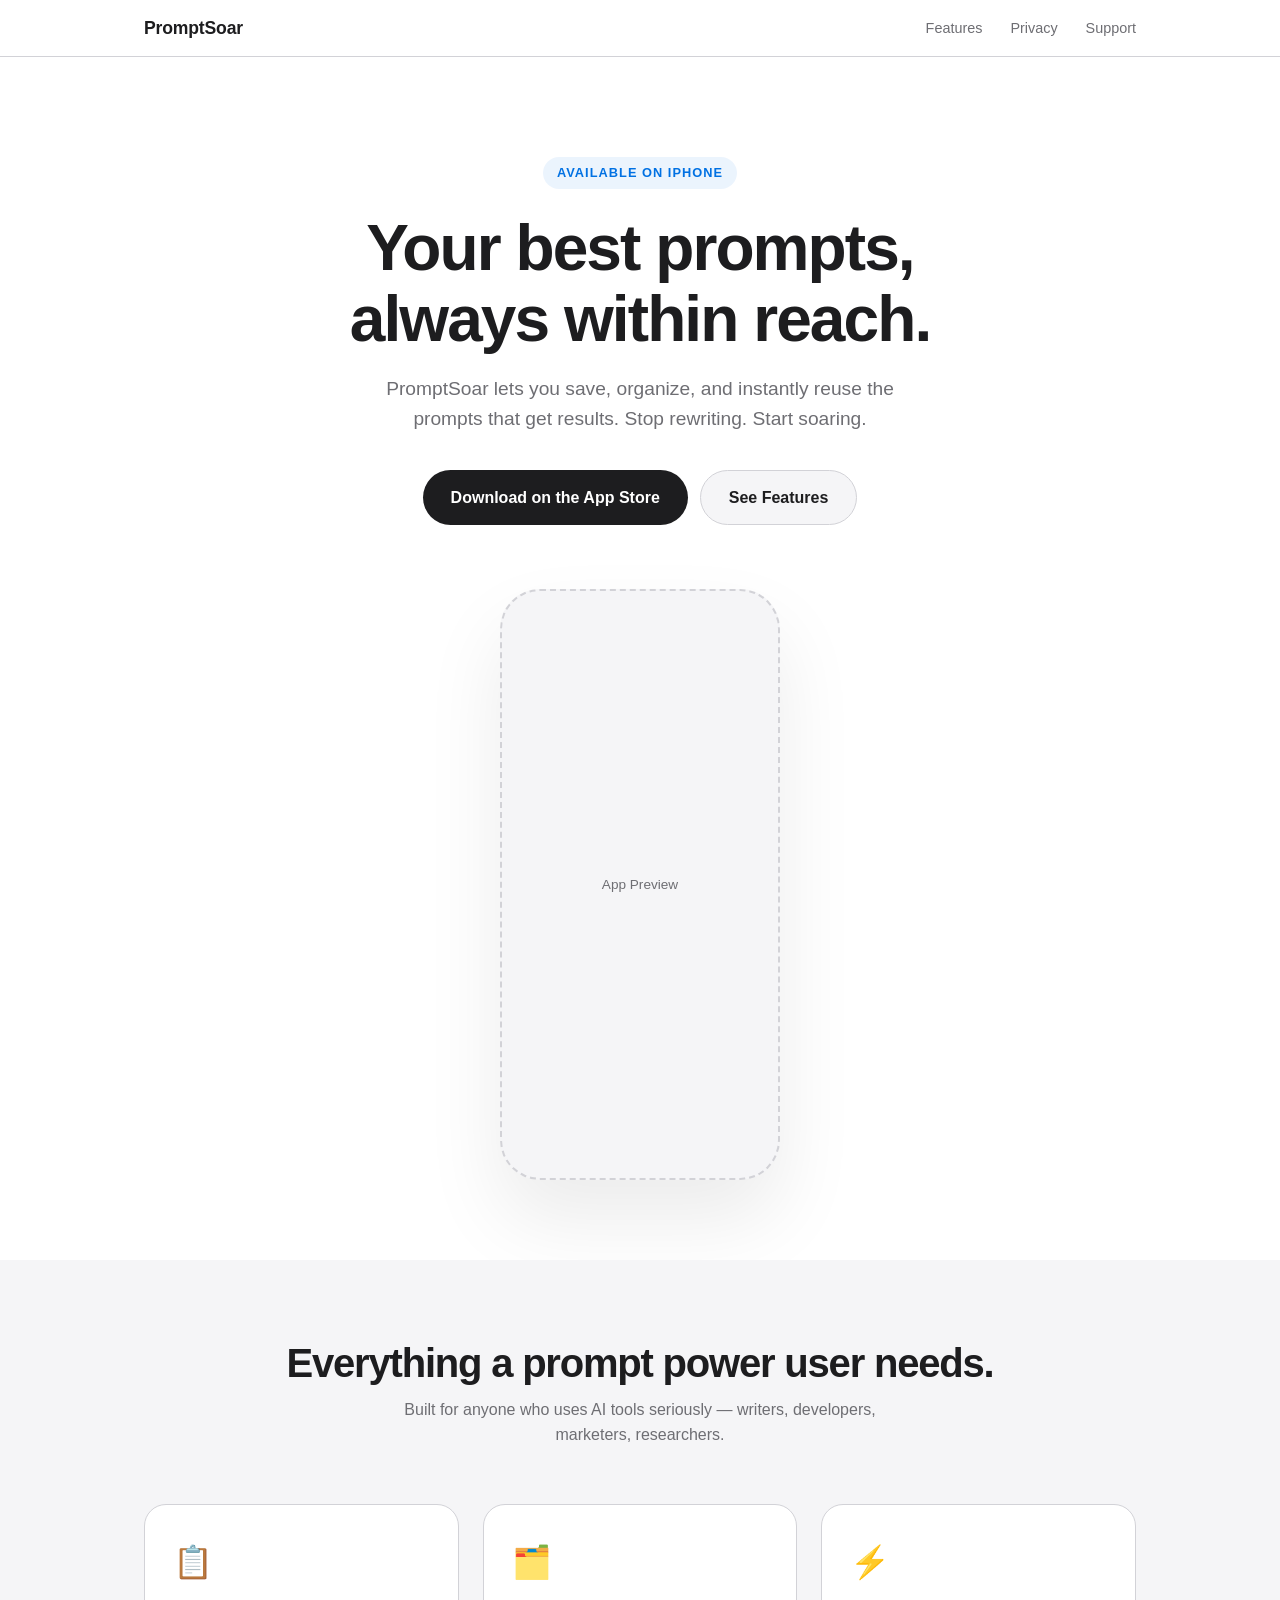
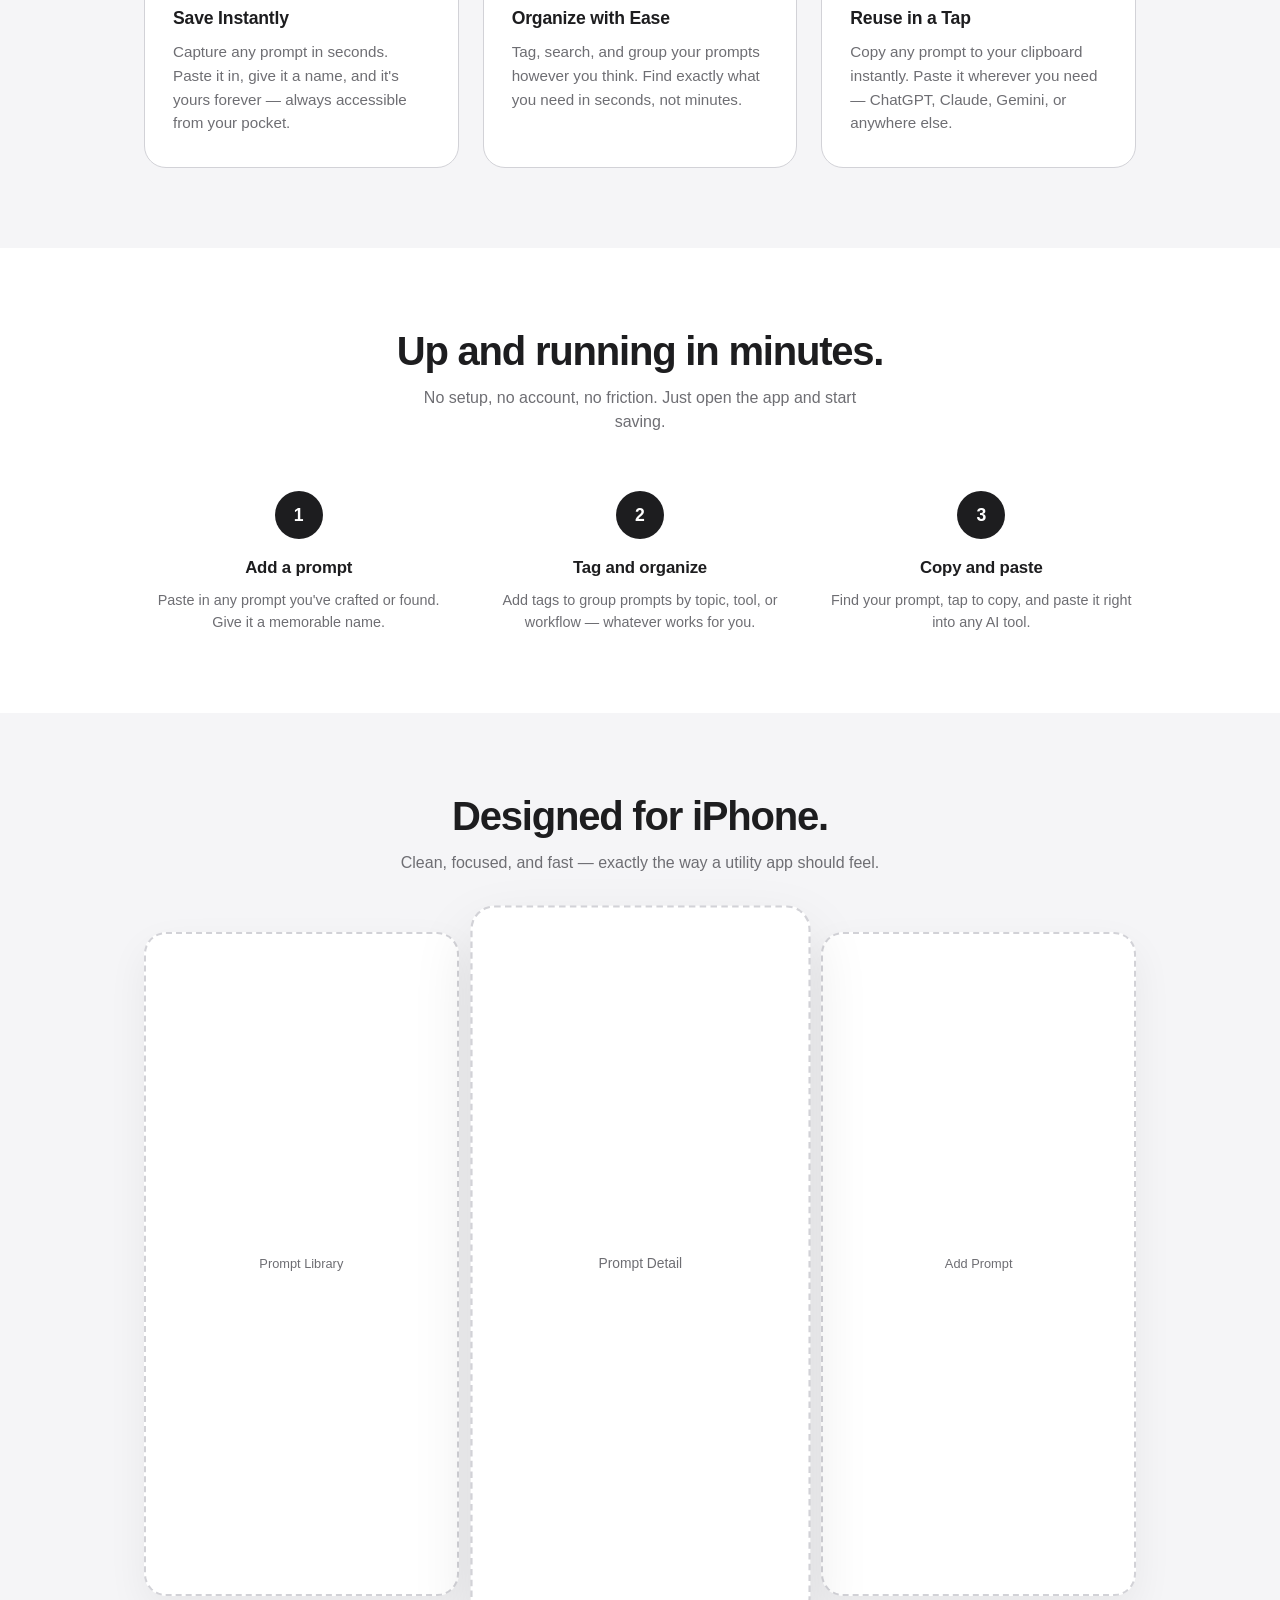
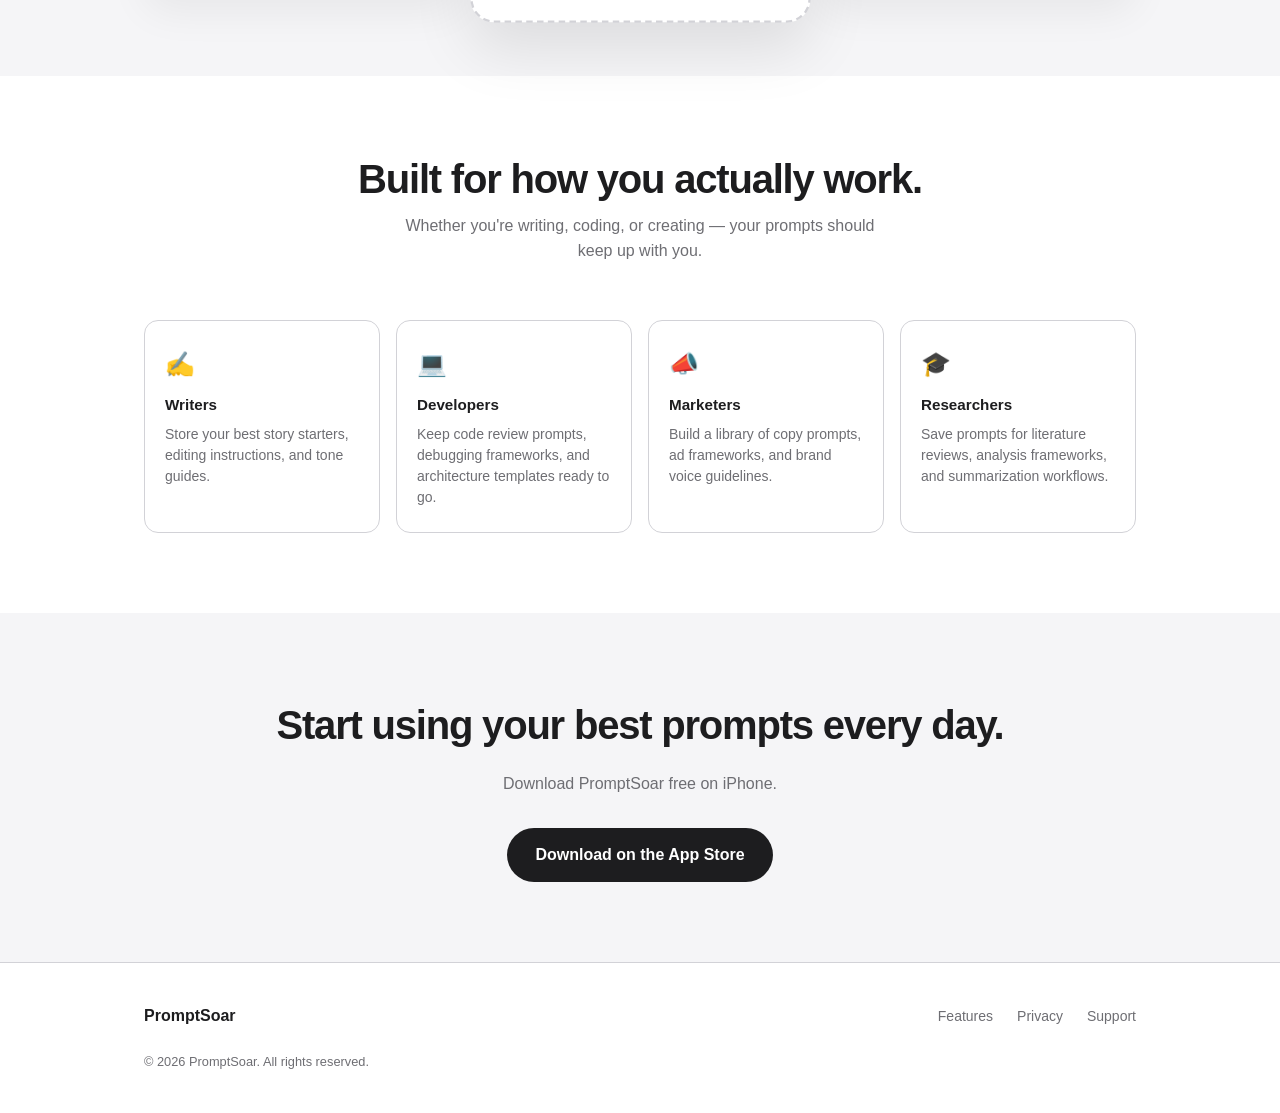
<file: index.html>
<!DOCTYPE html>
<html lang="en">
<head>
  <meta charset="UTF-8">
  <meta name="viewport" content="width=device-width, initial-scale=1">
  <title>PromptSoar — Save, Organize &amp; Reuse Your Best Prompts</title>
  <meta name="description" content="PromptSoar lets you save, organize, and instantly reuse your best AI prompts. The prompt manager built for iPhone.">
  <link rel="stylesheet" href="styles.css">
</head>
<body>

  <!-- ============================================================
       Navigation
       ============================================================ -->
  <header class="site-header">
    <div class="container">
      <a href="index.html" class="logo">PromptSoar</a>
      <nav aria-label="Main">
        <ul class="site-nav">
          <li><a href="features.html">Features</a></li>
          <li><a href="privacy.html">Privacy</a></li>
          <li><a href="support.html">Support</a></li>
        </ul>
      </nav>
    </div>
  </header>

  <main>

    <!-- ============================================================
         Hero
         ============================================================ -->
    <section class="hero">
      <div class="container">
        <span class="hero-eyebrow">Available on iPhone</span>
        <h1>Your best prompts,<br>always within reach.</h1>
        <p>PromptSoar lets you save, organize, and instantly reuse the prompts that get results. Stop rewriting. Start soaring.</p>

        <div class="hero-cta">
          <!-- PLACEHOLDER: Replace # with your real App Store link -->
          <a href="#" class="btn btn-primary">Download on the App Store</a>
          <a href="features.html" class="btn btn-secondary">See Features</a>
        </div>

        <!-- PLACEHOLDER: Replace this div with a real device mockup image.
             Suggested markup once you have the asset:
             <img src="images/hero-mockup.png" alt="PromptSoar app on iPhone" style="margin:0 auto;max-width:280px;border-radius:40px;box-shadow:0 40px 80px rgba(0,0,0,.12)"> -->
        <div class="hero-visual" aria-hidden="true">App Preview</div>
      </div>
    </section>

    <!-- ============================================================
         Feature Cards
         ============================================================ -->
    <section class="section section--alt">
      <div class="container">
        <div class="section-header">
          <h2>Everything a prompt power user needs.</h2>
          <p>Built for anyone who uses AI tools seriously — writers, developers, marketers, researchers.</p>
        </div>
        <div class="features-grid">
          <div class="feature-card">
            <div class="icon">📋</div>
            <h3>Save Instantly</h3>
            <p>Capture any prompt in seconds. Paste it in, give it a name, and it's yours forever — always accessible from your pocket.</p>
          </div>
          <div class="feature-card">
            <div class="icon">🗂️</div>
            <h3>Organize with Ease</h3>
            <p>Tag, search, and group your prompts however you think. Find exactly what you need in seconds, not minutes.</p>
          </div>
          <div class="feature-card">
            <div class="icon">⚡</div>
            <h3>Reuse in a Tap</h3>
            <p>Copy any prompt to your clipboard instantly. Paste it wherever you need — ChatGPT, Claude, Gemini, or anywhere else.</p>
          </div>
        </div>
      </div>
    </section>

    <!-- ============================================================
         How It Works
         ============================================================ -->
    <section class="section">
      <div class="container">
        <div class="section-header">
          <h2>Up and running in minutes.</h2>
          <p>No setup, no account, no friction. Just open the app and start saving.</p>
        </div>
        <div class="steps">
          <div class="step">
            <div class="step-number">1</div>
            <h3>Add a prompt</h3>
            <p>Paste in any prompt you've crafted or found. Give it a memorable name.</p>
          </div>
          <div class="step">
            <div class="step-number">2</div>
            <h3>Tag and organize</h3>
            <p>Add tags to group prompts by topic, tool, or workflow — whatever works for you.</p>
          </div>
          <div class="step">
            <div class="step-number">3</div>
            <h3>Copy and paste</h3>
            <p>Find your prompt, tap to copy, and paste it right into any AI tool.</p>
          </div>
        </div>
      </div>
    </section>

    <!-- ============================================================
         Screenshots
         ============================================================ -->
    <section class="section section--alt">
      <div class="container">
        <div class="section-header">
          <h2>Designed for iPhone.</h2>
          <p>Clean, focused, and fast — exactly the way a utility app should feel.</p>
        </div>

        <!-- PLACEHOLDER: Replace each div below with a real <img> tag once you have screenshots.
             Example:
             <img src="images/screenshot-library.png" alt="Prompt library" class="screenshot">
             <img src="images/screenshot-detail.png" alt="Prompt detail" class="screenshot large">
             <img src="images/screenshot-add.png" alt="Add prompt" class="screenshot"> -->
        <div class="screenshots-grid">
          <div class="screenshot-placeholder" aria-label="Screenshot — Prompt library view">Prompt Library</div>
          <div class="screenshot-placeholder large" aria-label="Screenshot — Prompt detail view">Prompt Detail</div>
          <div class="screenshot-placeholder" aria-label="Screenshot — Add prompt view">Add Prompt</div>
        </div>
      </div>
    </section>

    <!-- ============================================================
         Use Cases
         ============================================================ -->
    <section class="section">
      <div class="container">
        <div class="section-header">
          <h2>Built for how you actually work.</h2>
          <p>Whether you're writing, coding, or creating — your prompts should keep up with you.</p>
        </div>
        <div class="use-cases-grid">
          <div class="use-case-card">
            <div class="icon">✍️</div>
            <h4>Writers</h4>
            <p>Store your best story starters, editing instructions, and tone guides.</p>
          </div>
          <div class="use-case-card">
            <div class="icon">💻</div>
            <h4>Developers</h4>
            <p>Keep code review prompts, debugging frameworks, and architecture templates ready to go.</p>
          </div>
          <div class="use-case-card">
            <div class="icon">📣</div>
            <h4>Marketers</h4>
            <p>Build a library of copy prompts, ad frameworks, and brand voice guidelines.</p>
          </div>
          <div class="use-case-card">
            <div class="icon">🎓</div>
            <h4>Researchers</h4>
            <p>Save prompts for literature reviews, analysis frameworks, and summarization workflows.</p>
          </div>
        </div>
      </div>
    </section>

    <!-- ============================================================
         Final CTA
         ============================================================ -->
    <section class="section section--alt">
      <div class="container final-cta">
        <h2>Start using your best prompts every day.</h2>
        <p>Download PromptSoar free on iPhone.</p>
        <div class="cta-buttons">
          <!-- PLACEHOLDER: Replace # with your real App Store link -->
          <a href="#" class="btn btn-primary">Download on the App Store</a>
        </div>
      </div>
    </section>

  </main>

  <!-- ============================================================
       Footer
       ============================================================ -->
  <footer class="site-footer">
    <div class="container">
      <div class="footer-inner">
        <span class="footer-logo">PromptSoar</span>
        <ul class="footer-links">
          <li><a href="features.html">Features</a></li>
          <li><a href="privacy.html">Privacy</a></li>
          <li><a href="support.html">Support</a></li>
        </ul>
        <p class="footer-copy">&copy; 2026 PromptSoar. All rights reserved.</p>
      </div>
    </div>
  </footer>

</body>
</html>
</file>
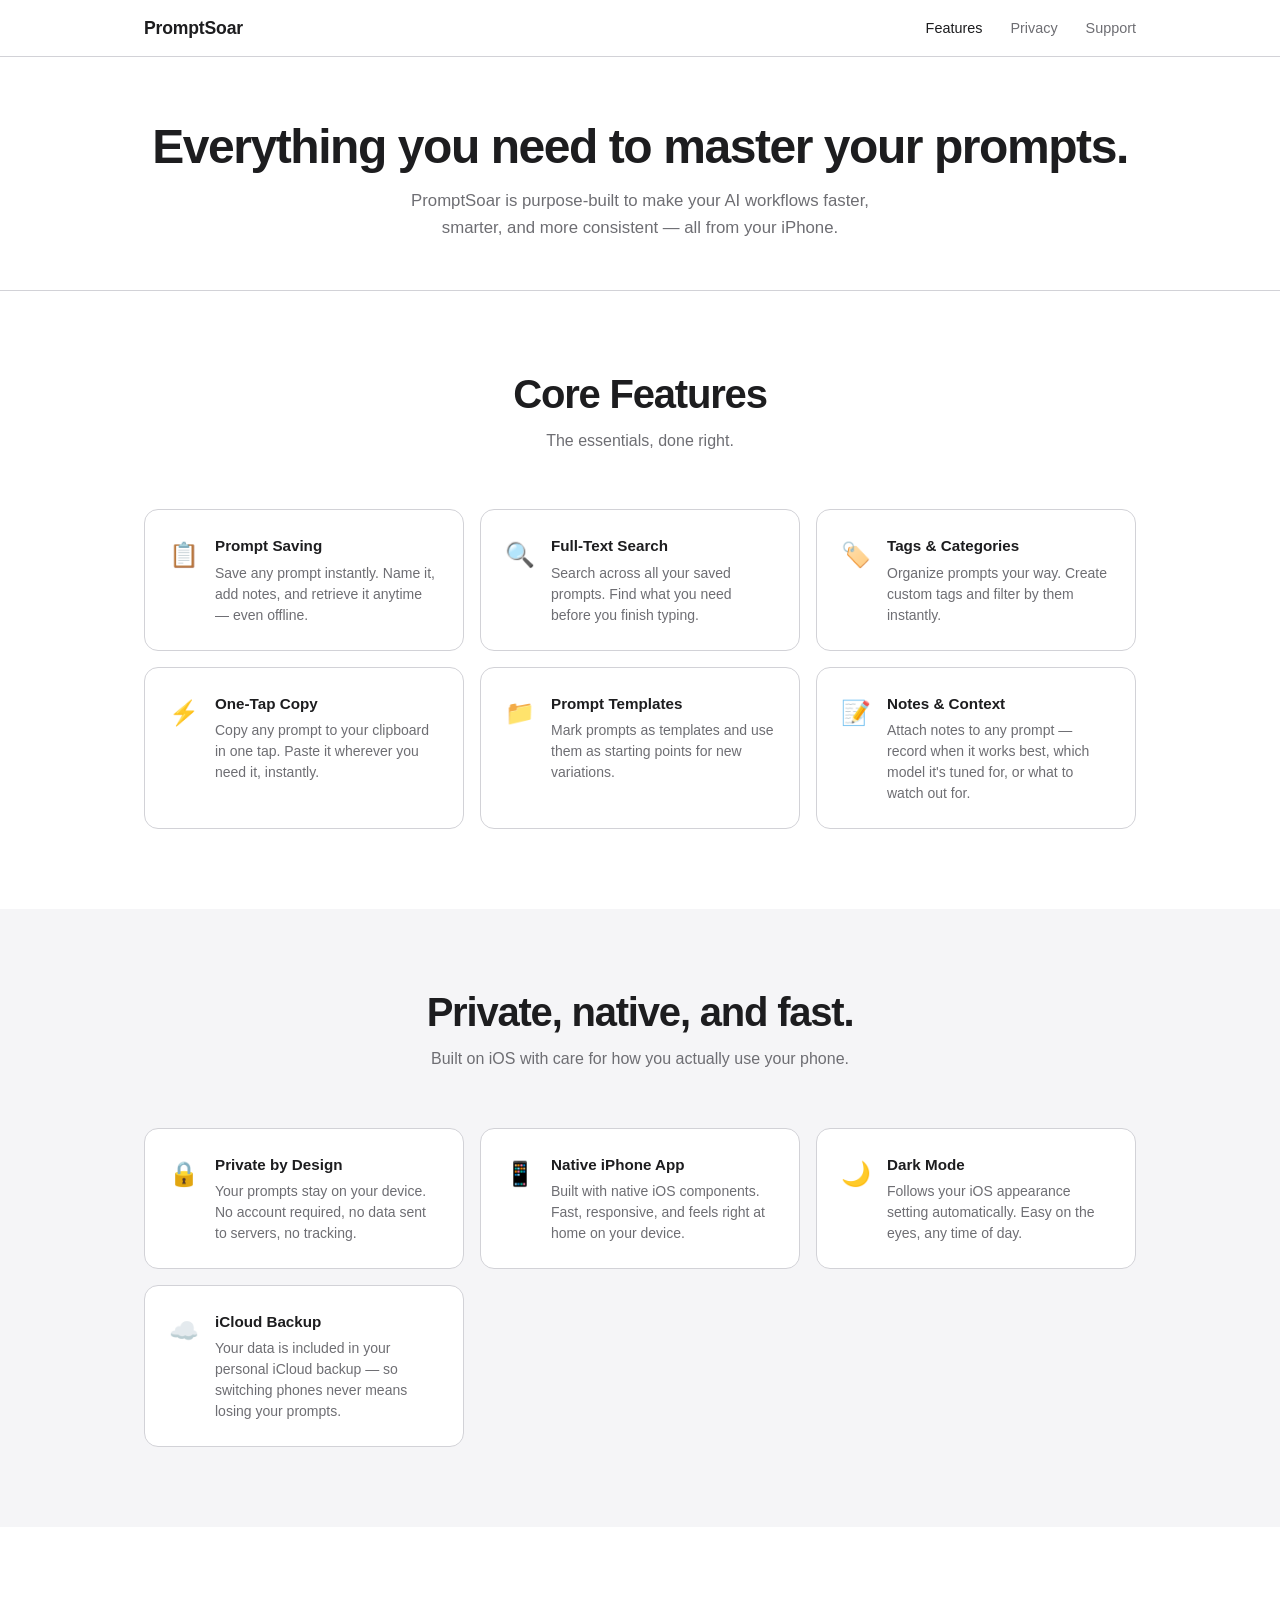
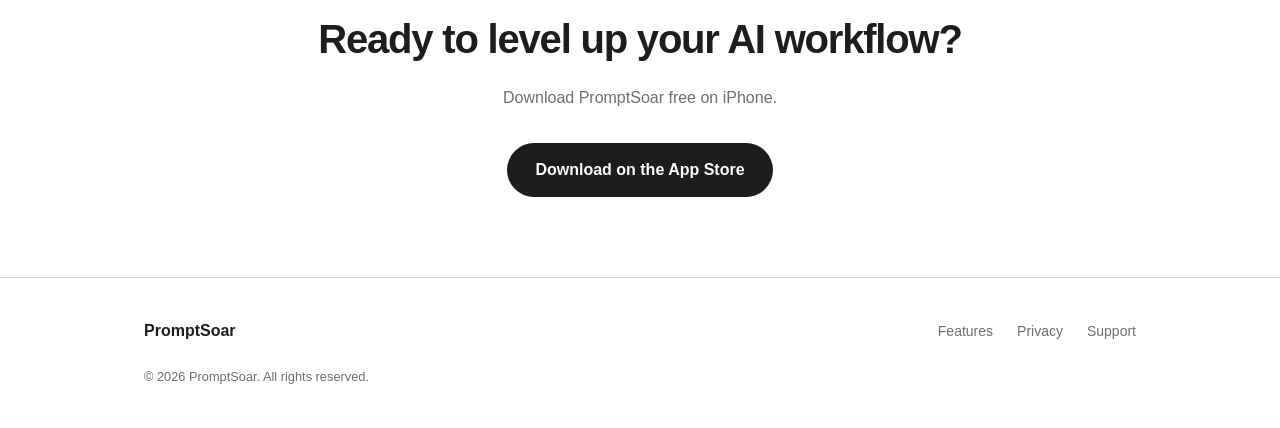
<file: features.html>
<!DOCTYPE html>
<html lang="en">
<head>
  <meta charset="UTF-8">
  <meta name="viewport" content="width=device-width, initial-scale=1">
  <title>Features — PromptSoar</title>
  <meta name="description" content="See everything PromptSoar can do. Save, organize, and reuse prompts faster than ever on iPhone.">
  <link rel="stylesheet" href="styles.css">
</head>
<body>

  <header class="site-header">
    <div class="container">
      <a href="index.html" class="logo">PromptSoar</a>
      <nav aria-label="Main">
        <ul class="site-nav">
          <li><a href="features.html" class="active">Features</a></li>
          <li><a href="privacy.html">Privacy</a></li>
          <li><a href="support.html">Support</a></li>
        </ul>
      </nav>
    </div>
  </header>

  <main>

    <section class="page-hero">
      <div class="container">
        <h1>Everything you need to master your prompts.</h1>
        <p>PromptSoar is purpose-built to make your AI workflows faster, smarter, and more consistent — all from your iPhone.</p>
      </div>
    </section>

    <!-- ============================================================
         Core Features
         ============================================================ -->
    <section class="section">
      <div class="container">
        <div class="section-header">
          <h2>Core Features</h2>
          <p>The essentials, done right.</p>
        </div>
        <div class="features-full">
          <div class="feature-full-item">
            <div class="icon">📋</div>
            <div>
              <h3>Prompt Saving</h3>
              <p>Save any prompt instantly. Name it, add notes, and retrieve it anytime — even offline.</p>
            </div>
          </div>
          <div class="feature-full-item">
            <div class="icon">🔍</div>
            <div>
              <h3>Full-Text Search</h3>
              <p>Search across all your saved prompts. Find what you need before you finish typing.</p>
            </div>
          </div>
          <div class="feature-full-item">
            <div class="icon">🏷️</div>
            <div>
              <h3>Tags &amp; Categories</h3>
              <p>Organize prompts your way. Create custom tags and filter by them instantly.</p>
            </div>
          </div>
          <div class="feature-full-item">
            <div class="icon">⚡</div>
            <div>
              <h3>One-Tap Copy</h3>
              <p>Copy any prompt to your clipboard in one tap. Paste it wherever you need it, instantly.</p>
            </div>
          </div>
          <div class="feature-full-item">
            <div class="icon">📁</div>
            <div>
              <h3>Prompt Templates</h3>
              <p>Mark prompts as templates and use them as starting points for new variations.</p>
            </div>
          </div>
          <div class="feature-full-item">
            <div class="icon">📝</div>
            <div>
              <h3>Notes &amp; Context</h3>
              <p>Attach notes to any prompt — record when it works best, which model it's tuned for, or what to watch out for.</p>
            </div>
          </div>
        </div>
      </div>
    </section>

    <!-- ============================================================
         Privacy & Device Features
         ============================================================ -->
    <section class="section section--alt">
      <div class="container">
        <div class="section-header">
          <h2>Private, native, and fast.</h2>
          <p>Built on iOS with care for how you actually use your phone.</p>
        </div>
        <div class="features-full">
          <div class="feature-full-item">
            <div class="icon">🔒</div>
            <div>
              <h3>Private by Design</h3>
              <p>Your prompts stay on your device. No account required, no data sent to servers, no tracking.</p>
            </div>
          </div>
          <div class="feature-full-item">
            <div class="icon">📱</div>
            <div>
              <h3>Native iPhone App</h3>
              <p>Built with native iOS components. Fast, responsive, and feels right at home on your device.</p>
            </div>
          </div>
          <div class="feature-full-item">
            <div class="icon">🌙</div>
            <div>
              <h3>Dark Mode</h3>
              <p>Follows your iOS appearance setting automatically. Easy on the eyes, any time of day.</p>
            </div>
          </div>
          <div class="feature-full-item">
            <div class="icon">☁️</div>
            <div>
              <h3>iCloud Backup</h3>
              <p>Your data is included in your personal iCloud backup — so switching phones never means losing your prompts.</p>
            </div>
          </div>
        </div>
      </div>
    </section>

    <!-- ============================================================
         Final CTA
         ============================================================ -->
    <section class="section">
      <div class="container final-cta">
        <h2>Ready to level up your AI workflow?</h2>
        <p>Download PromptSoar free on iPhone.</p>
        <div class="cta-buttons">
          <!-- PLACEHOLDER: Replace # with your real App Store link -->
          <a href="#" class="btn btn-primary">Download on the App Store</a>
        </div>
      </div>
    </section>

  </main>

  <footer class="site-footer">
    <div class="container">
      <div class="footer-inner">
        <span class="footer-logo">PromptSoar</span>
        <ul class="footer-links">
          <li><a href="features.html">Features</a></li>
          <li><a href="privacy.html">Privacy</a></li>
          <li><a href="support.html">Support</a></li>
        </ul>
        <p class="footer-copy">&copy; 2026 PromptSoar. All rights reserved.</p>
      </div>
    </div>
  </footer>

</body>
</html>
</file>
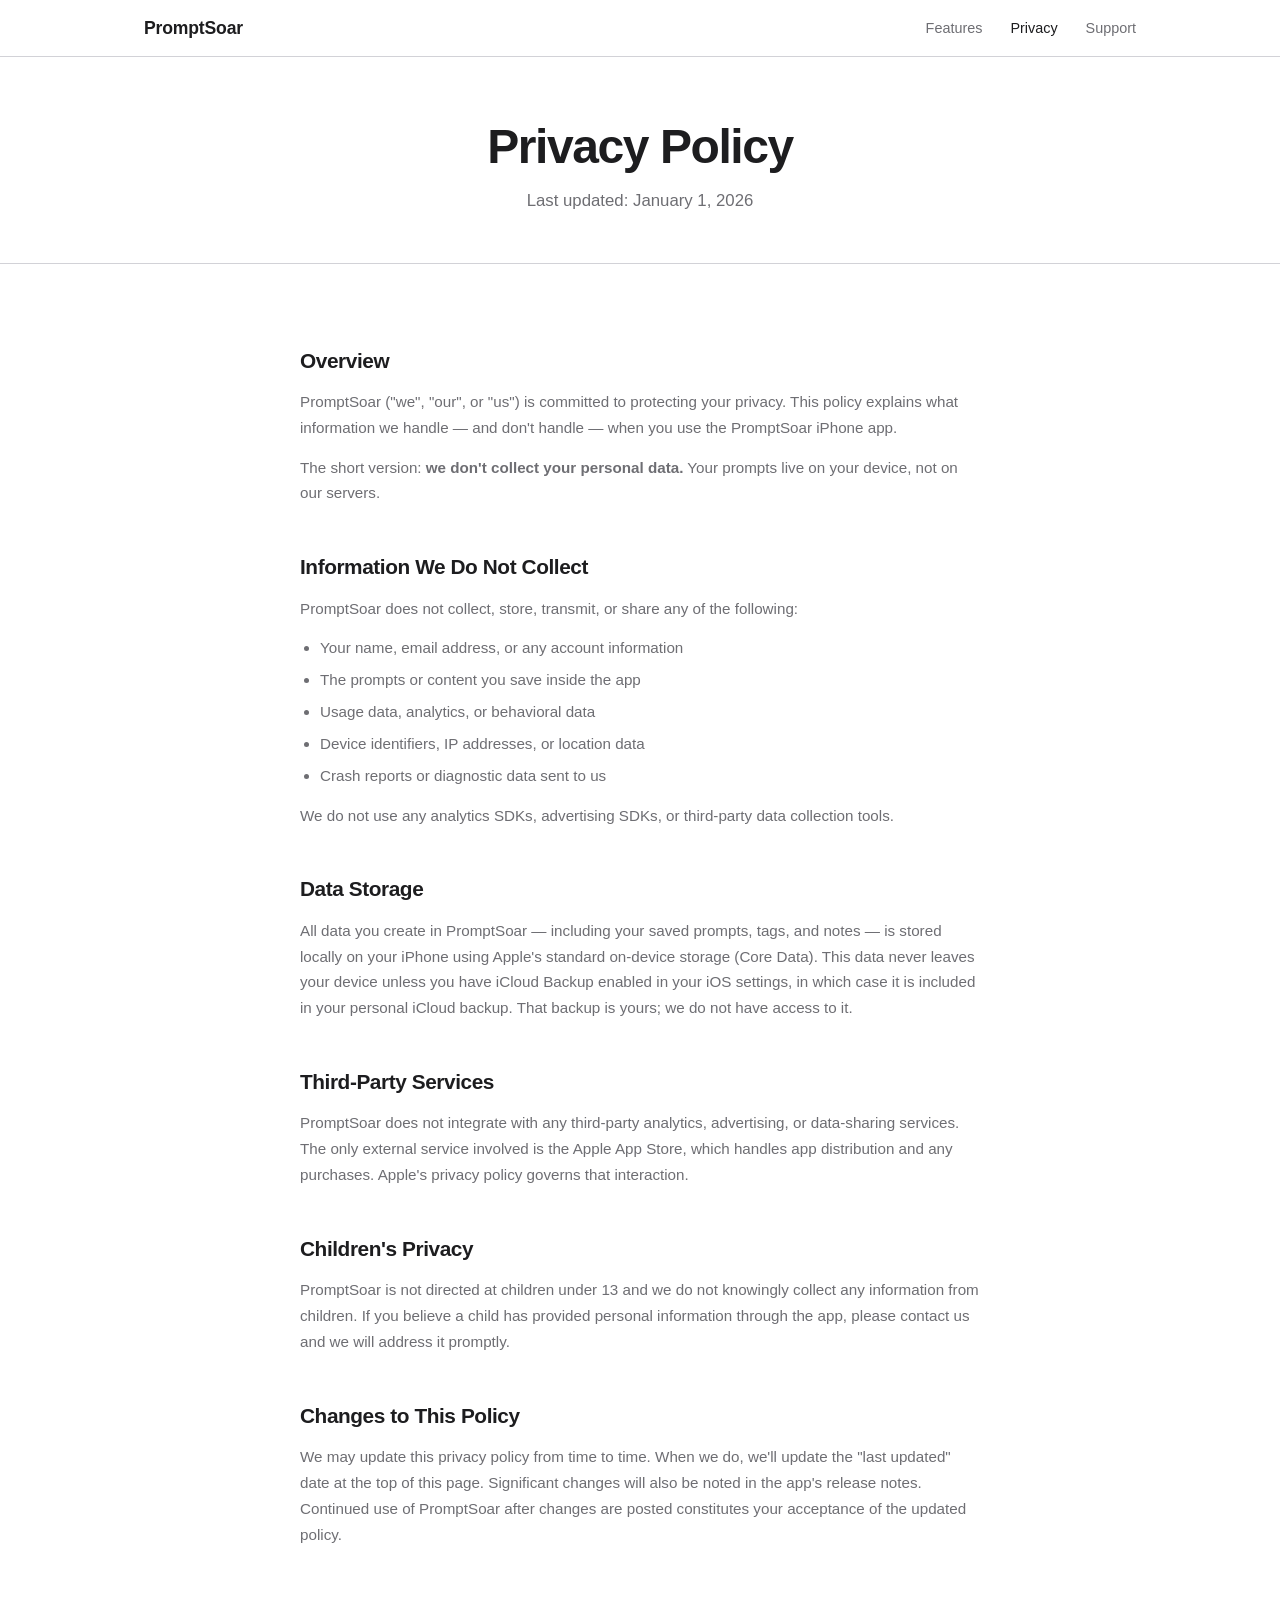
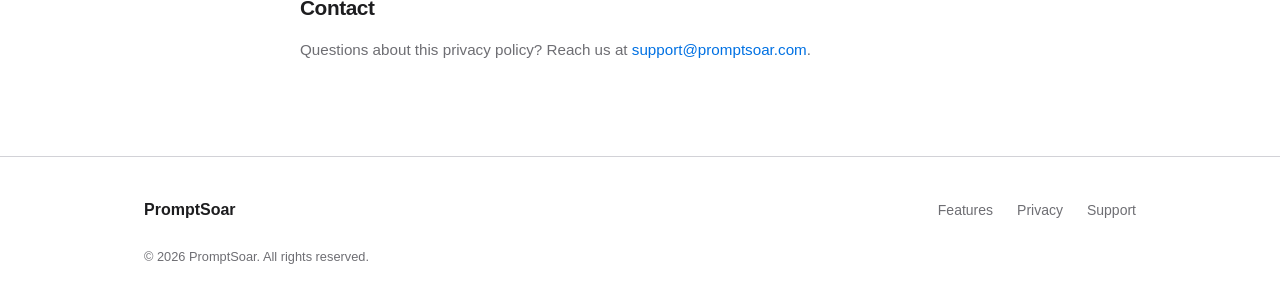
<file: privacy.html>
<!DOCTYPE html>
<html lang="en">
<head>
  <meta charset="UTF-8">
  <meta name="viewport" content="width=device-width, initial-scale=1">
  <title>Privacy Policy — PromptSoar</title>
  <meta name="description" content="PromptSoar privacy policy. We don't collect your personal data. Your prompts stay on your device.">
  <link rel="stylesheet" href="styles.css">
</head>
<body>

  <header class="site-header">
    <div class="container">
      <a href="index.html" class="logo">PromptSoar</a>
      <nav aria-label="Main">
        <ul class="site-nav">
          <li><a href="features.html">Features</a></li>
          <li><a href="privacy.html" class="active">Privacy</a></li>
          <li><a href="support.html">Support</a></li>
        </ul>
      </nav>
    </div>
  </header>

  <main>

    <section class="page-hero">
      <div class="container">
        <h1>Privacy Policy</h1>
        <!-- PLACEHOLDER: Update this date when you publish or revise the policy -->
        <p>Last updated: January 1, 2026</p>
      </div>
    </section>

    <section class="section">
      <div class="container">
        <div class="prose">

          <h2>Overview</h2>
          <p>PromptSoar ("we", "our", or "us") is committed to protecting your privacy. This policy explains what information we handle — and don't handle — when you use the PromptSoar iPhone app.</p>
          <p>The short version: <strong>we don't collect your personal data.</strong> Your prompts live on your device, not on our servers.</p>

          <h2>Information We Do Not Collect</h2>
          <p>PromptSoar does not collect, store, transmit, or share any of the following:</p>
          <ul>
            <li>Your name, email address, or any account information</li>
            <li>The prompts or content you save inside the app</li>
            <li>Usage data, analytics, or behavioral data</li>
            <li>Device identifiers, IP addresses, or location data</li>
            <li>Crash reports or diagnostic data sent to us</li>
          </ul>
          <p>We do not use any analytics SDKs, advertising SDKs, or third-party data collection tools.</p>

          <h2>Data Storage</h2>
          <p>All data you create in PromptSoar — including your saved prompts, tags, and notes — is stored locally on your iPhone using Apple's standard on-device storage (Core Data). This data never leaves your device unless you have iCloud Backup enabled in your iOS settings, in which case it is included in your personal iCloud backup. That backup is yours; we do not have access to it.</p>

          <h2>Third-Party Services</h2>
          <p>PromptSoar does not integrate with any third-party analytics, advertising, or data-sharing services. The only external service involved is the Apple App Store, which handles app distribution and any purchases. Apple's privacy policy governs that interaction.</p>

          <h2>Children's Privacy</h2>
          <p>PromptSoar is not directed at children under 13 and we do not knowingly collect any information from children. If you believe a child has provided personal information through the app, please contact us and we will address it promptly.</p>

          <h2>Changes to This Policy</h2>
          <p>We may update this privacy policy from time to time. When we do, we'll update the "last updated" date at the top of this page. Significant changes will also be noted in the app's release notes. Continued use of PromptSoar after changes are posted constitutes your acceptance of the updated policy.</p>

          <h2>Contact</h2>
          <p>Questions about this privacy policy? Reach us at <a href="mailto:support@promptsoar.com">support@promptsoar.com</a>.</p>

        </div>
      </div>
    </section>

  </main>

  <footer class="site-footer">
    <div class="container">
      <div class="footer-inner">
        <span class="footer-logo">PromptSoar</span>
        <ul class="footer-links">
          <li><a href="features.html">Features</a></li>
          <li><a href="privacy.html">Privacy</a></li>
          <li><a href="support.html">Support</a></li>
        </ul>
        <p class="footer-copy">&copy; 2026 PromptSoar. All rights reserved.</p>
      </div>
    </div>
  </footer>

</body>
</html>
</file>
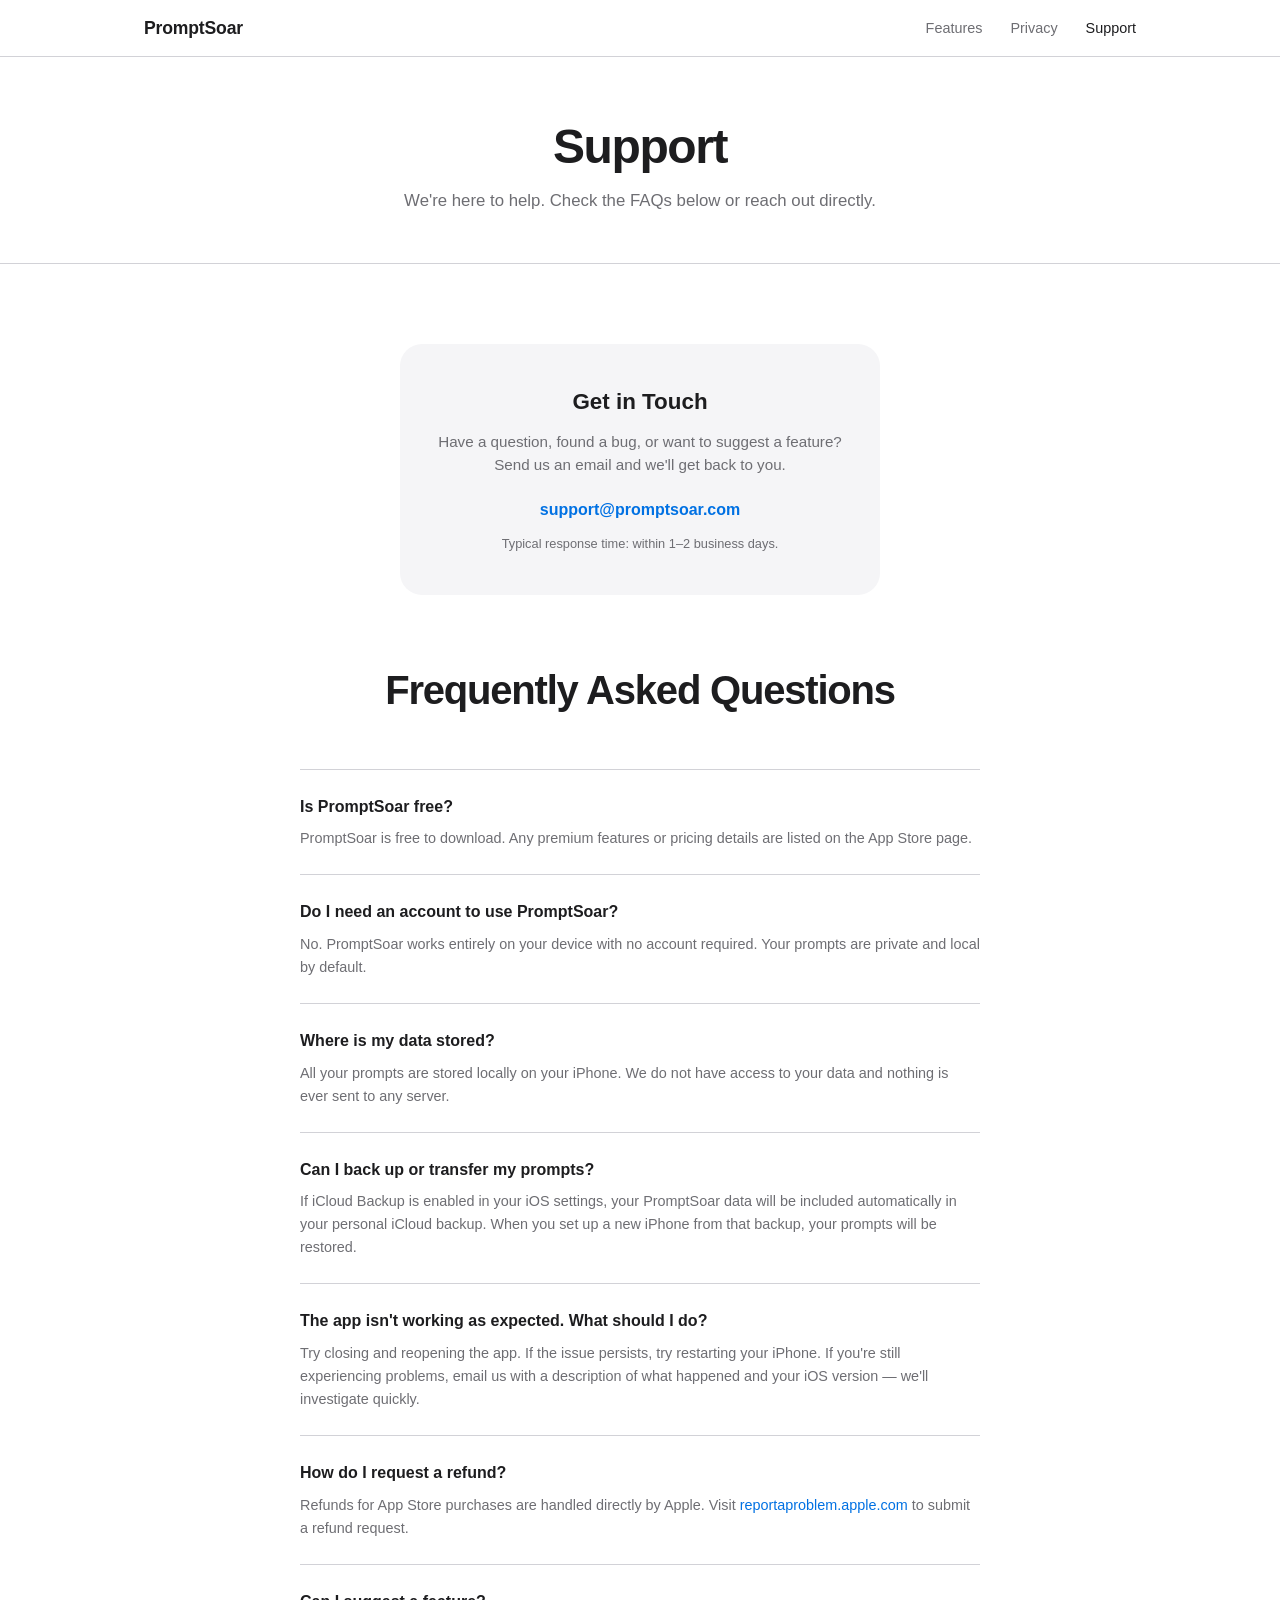
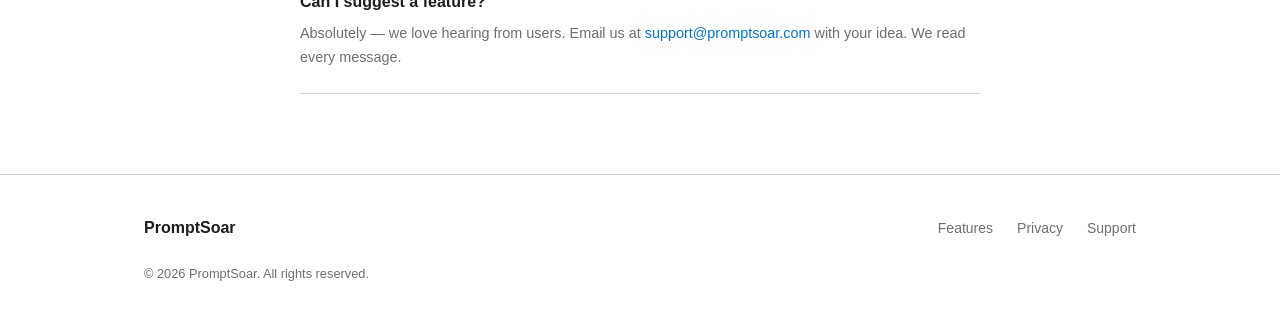
<file: support.html>
<!DOCTYPE html>
<html lang="en">
<head>
  <meta charset="UTF-8">
  <meta name="viewport" content="width=device-width, initial-scale=1">
  <title>Support — PromptSoar</title>
  <meta name="description" content="Get help with PromptSoar. Contact support or browse frequently asked questions.">
  <link rel="stylesheet" href="styles.css">
</head>
<body>

  <header class="site-header">
    <div class="container">
      <a href="index.html" class="logo">PromptSoar</a>
      <nav aria-label="Main">
        <ul class="site-nav">
          <li><a href="features.html">Features</a></li>
          <li><a href="privacy.html">Privacy</a></li>
          <li><a href="support.html" class="active">Support</a></li>
        </ul>
      </nav>
    </div>
  </header>

  <main>

    <section class="page-hero">
      <div class="container">
        <h1>Support</h1>
        <p>We're here to help. Check the FAQs below or reach out directly.</p>
      </div>
    </section>

    <section class="section">
      <div class="container">

        <!-- ============================================================
             Contact Card
             ============================================================ -->
        <div class="contact-card">
          <h2>Get in Touch</h2>
          <p>Have a question, found a bug, or want to suggest a feature? Send us an email and we'll get back to you.</p>
          <!-- PLACEHOLDER: Replace with your actual support email if different -->
          <a href="mailto:support@promptsoar.com">support@promptsoar.com</a>
          <span class="contact-note">Typical response time: within 1–2 business days.</span>
        </div>

        <!-- ============================================================
             FAQ
             ============================================================ -->
        <div class="section-header">
          <h2>Frequently Asked Questions</h2>
        </div>

        <div class="faq-list">

          <div class="faq-item">
            <h3>Is PromptSoar free?</h3>
            <!-- PLACEHOLDER: Update with your actual pricing model once finalized -->
            <p>PromptSoar is free to download. Any premium features or pricing details are listed on the App Store page.</p>
          </div>

          <div class="faq-item">
            <h3>Do I need an account to use PromptSoar?</h3>
            <p>No. PromptSoar works entirely on your device with no account required. Your prompts are private and local by default.</p>
          </div>

          <div class="faq-item">
            <h3>Where is my data stored?</h3>
            <p>All your prompts are stored locally on your iPhone. We do not have access to your data and nothing is ever sent to any server.</p>
          </div>

          <div class="faq-item">
            <h3>Can I back up or transfer my prompts?</h3>
            <p>If iCloud Backup is enabled in your iOS settings, your PromptSoar data will be included automatically in your personal iCloud backup. When you set up a new iPhone from that backup, your prompts will be restored.</p>
          </div>

          <div class="faq-item">
            <h3>The app isn't working as expected. What should I do?</h3>
            <p>Try closing and reopening the app. If the issue persists, try restarting your iPhone. If you're still experiencing problems, email us with a description of what happened and your iOS version — we'll investigate quickly.</p>
          </div>

          <div class="faq-item">
            <h3>How do I request a refund?</h3>
            <p>Refunds for App Store purchases are handled directly by Apple. Visit <a href="https://reportaproblem.apple.com" target="_blank" rel="noopener noreferrer">reportaproblem.apple.com</a> to submit a refund request.</p>
          </div>

          <div class="faq-item">
            <h3>Can I suggest a feature?</h3>
            <p>Absolutely — we love hearing from users. Email us at <a href="mailto:support@promptsoar.com">support@promptsoar.com</a> with your idea. We read every message.</p>
          </div>

        </div>

      </div>
    </section>

  </main>

  <footer class="site-footer">
    <div class="container">
      <div class="footer-inner">
        <span class="footer-logo">PromptSoar</span>
        <ul class="footer-links">
          <li><a href="features.html">Features</a></li>
          <li><a href="privacy.html">Privacy</a></li>
          <li><a href="support.html">Support</a></li>
        </ul>
        <p class="footer-copy">&copy; 2026 PromptSoar. All rights reserved.</p>
      </div>
    </div>
  </footer>

</body>
</html>
</file>
<file: styles.css>
/* ============================================================
   CSS Custom Properties
   ============================================================ */
:root {
  --color-bg: #ffffff;
  --color-surface: #f5f5f7;
  --color-accent: #0071e3;
  --color-text: #1d1d1f;
  --color-text-secondary: #6e6e73;
  --color-border: #d2d2d7;

  --font-stack: -apple-system, BlinkMacSystemFont, 'Segoe UI', Roboto, Helvetica, Arial, sans-serif;

  --radius-sm: 8px;
  --radius-md: 14px;
  --radius-lg: 22px;
  --radius-pill: 100px;

  --max-width: 1040px;
}

/* ============================================================
   Reset & Base
   ============================================================ */
*, *::before, *::after {
  box-sizing: border-box;
  margin: 0;
  padding: 0;
}

html {
  scroll-behavior: smooth;
}

body {
  font-family: var(--font-stack);
  background: var(--color-bg);
  color: var(--color-text);
  line-height: 1.6;
  -webkit-font-smoothing: antialiased;
}

img {
  max-width: 100%;
  display: block;
}

a {
  color: var(--color-accent);
  text-decoration: none;
}

a:hover {
  text-decoration: underline;
}

/* ============================================================
   Layout Utilities
   ============================================================ */
.container {
  max-width: var(--max-width);
  margin: 0 auto;
  padding: 0 24px;
}

.section {
  padding: 80px 0;
}

.section--alt {
  background: var(--color-surface);
}

/* ============================================================
   Navigation / Header
   ============================================================ */
.site-header {
  position: sticky;
  top: 0;
  z-index: 100;
  background: rgba(255, 255, 255, 0.85);
  backdrop-filter: saturate(180%) blur(20px);
  -webkit-backdrop-filter: saturate(180%) blur(20px);
  border-bottom: 1px solid var(--color-border);
}

.site-header .container {
  display: flex;
  align-items: center;
  justify-content: space-between;
  height: 56px;
}

.site-header .logo {
  font-size: 1.1rem;
  font-weight: 700;
  color: var(--color-text);
  letter-spacing: -0.01em;
}

.site-header .logo:hover {
  text-decoration: none;
}

.site-nav {
  display: flex;
  gap: 28px;
  list-style: none;
}

.site-nav a {
  font-size: 0.9rem;
  color: var(--color-text-secondary);
  transition: color 0.15s;
}

.site-nav a:hover {
  color: var(--color-text);
  text-decoration: none;
}

.site-nav a.active {
  color: var(--color-text);
  font-weight: 500;
}

/* ============================================================
   Buttons
   ============================================================ */
.btn {
  display: inline-flex;
  align-items: center;
  gap: 8px;
  padding: 14px 28px;
  border-radius: var(--radius-pill);
  font-size: 1rem;
  font-weight: 600;
  cursor: pointer;
  transition: opacity 0.15s, transform 0.1s;
  border: none;
  text-decoration: none;
}

.btn:hover {
  text-decoration: none;
  opacity: 0.85;
  transform: translateY(-1px);
}

.btn-primary {
  background: var(--color-text);
  color: #fff;
}

.btn-secondary {
  background: var(--color-surface);
  color: var(--color-text);
  border: 1px solid var(--color-border);
}

/* ============================================================
   Hero
   ============================================================ */
.hero {
  padding: 100px 0 80px;
  text-align: center;
}

.hero-eyebrow {
  display: inline-block;
  font-size: 0.8rem;
  font-weight: 600;
  letter-spacing: 0.08em;
  text-transform: uppercase;
  color: var(--color-accent);
  background: rgba(0, 113, 227, 0.08);
  padding: 6px 14px;
  border-radius: var(--radius-pill);
  margin-bottom: 24px;
}

.hero h1 {
  font-size: clamp(2.4rem, 6vw, 4rem);
  font-weight: 800;
  letter-spacing: -0.03em;
  line-height: 1.1;
  margin-bottom: 20px;
  color: var(--color-text);
}

.hero p {
  font-size: clamp(1rem, 2.5vw, 1.2rem);
  color: var(--color-text-secondary);
  max-width: 520px;
  margin: 0 auto 36px;
  line-height: 1.55;
}

.hero-cta {
  display: flex;
  gap: 12px;
  justify-content: center;
  flex-wrap: wrap;
  margin-bottom: 64px;
}

/* PLACEHOLDER: Replace .hero-visual with a real device mockup image when ready.
   Suggested markup:
   <img src="images/hero-mockup.png" alt="PromptSoar on iPhone" class="hero-visual-img"> */
.hero-visual {
  margin: 0 auto;
  max-width: 280px;
  aspect-ratio: 9 / 19;
  background: var(--color-surface);
  border-radius: 40px;
  border: 2px dashed var(--color-border);
  display: flex;
  align-items: center;
  justify-content: center;
  color: var(--color-text-secondary);
  font-size: 0.85rem;
  box-shadow: 0 40px 80px rgba(0, 0, 0, 0.08);
}

/* ============================================================
   Section Header
   ============================================================ */
.section-header {
  text-align: center;
  margin-bottom: 56px;
}

.section-header h2 {
  font-size: clamp(1.8rem, 4vw, 2.5rem);
  font-weight: 800;
  letter-spacing: -0.03em;
  line-height: 1.15;
  margin-bottom: 12px;
}

.section-header p {
  font-size: 1rem;
  color: var(--color-text-secondary);
  max-width: 480px;
  margin: 0 auto;
  line-height: 1.55;
}

/* ============================================================
   Feature Cards (homepage)
   ============================================================ */
.features-grid {
  display: grid;
  grid-template-columns: repeat(auto-fit, minmax(260px, 1fr));
  gap: 24px;
}

.feature-card {
  background: var(--color-bg);
  border: 1px solid var(--color-border);
  border-radius: var(--radius-lg);
  padding: 32px 28px;
}

.feature-card .icon {
  font-size: 2rem;
  margin-bottom: 16px;
}

.feature-card h3 {
  font-size: 1.1rem;
  font-weight: 700;
  margin-bottom: 8px;
  letter-spacing: -0.01em;
}

.feature-card p {
  font-size: 0.95rem;
  color: var(--color-text-secondary);
  line-height: 1.55;
}

/* ============================================================
   How It Works
   ============================================================ */
.steps {
  display: grid;
  grid-template-columns: repeat(auto-fit, minmax(220px, 1fr));
  gap: 32px;
}

.step {
  text-align: center;
}

.step-number {
  width: 48px;
  height: 48px;
  border-radius: 50%;
  background: var(--color-text);
  color: #fff;
  font-size: 1.1rem;
  font-weight: 700;
  display: flex;
  align-items: center;
  justify-content: center;
  margin: 0 auto 16px;
}

.step h3 {
  font-size: 1.05rem;
  font-weight: 700;
  margin-bottom: 8px;
  letter-spacing: -0.01em;
}

.step p {
  font-size: 0.9rem;
  color: var(--color-text-secondary);
  line-height: 1.5;
}

/* ============================================================
   Screenshots
   ============================================================ */
.screenshots-grid {
  display: grid;
  grid-template-columns: repeat(3, 1fr);
  gap: 24px;
  align-items: center;
}

/* PLACEHOLDER: Replace each .screenshot-placeholder div with an <img> tag.
   Example: <img src="images/screenshot-1.png" alt="Prompt library" class="screenshot"> */
.screenshot-placeholder {
  aspect-ratio: 9 / 19;
  background: var(--color-bg);
  border-radius: var(--radius-lg);
  border: 2px dashed var(--color-border);
  display: flex;
  align-items: center;
  justify-content: center;
  color: var(--color-text-secondary);
  font-size: 0.8rem;
  box-shadow: 0 16px 40px rgba(0, 0, 0, 0.06);
}

.screenshot-placeholder.large {
  transform: scale(1.08);
  box-shadow: 0 24px 56px rgba(0, 0, 0, 0.1);
}

/* ============================================================
   Use Cases
   ============================================================ */
.use-cases-grid {
  display: grid;
  grid-template-columns: repeat(auto-fit, minmax(200px, 1fr));
  gap: 16px;
}

.use-case-card {
  background: var(--color-bg);
  border: 1px solid var(--color-border);
  border-radius: var(--radius-md);
  padding: 24px 20px;
}

.use-case-card .icon {
  font-size: 1.5rem;
  margin-bottom: 10px;
}

.use-case-card h4 {
  font-size: 0.95rem;
  font-weight: 700;
  margin-bottom: 6px;
}

.use-case-card p {
  font-size: 0.875rem;
  color: var(--color-text-secondary);
  line-height: 1.5;
}

/* ============================================================
   Final CTA
   ============================================================ */
.final-cta {
  text-align: center;
}

.final-cta h2 {
  font-size: clamp(1.8rem, 4vw, 2.5rem);
  font-weight: 800;
  letter-spacing: -0.03em;
  margin-bottom: 14px;
}

.final-cta p {
  color: var(--color-text-secondary);
  margin-bottom: 32px;
  font-size: 1rem;
}

.cta-buttons {
  display: flex;
  gap: 12px;
  justify-content: center;
  flex-wrap: wrap;
}

/* ============================================================
   Footer
   ============================================================ */
.site-footer {
  border-top: 1px solid var(--color-border);
  padding: 40px 0;
}

.footer-inner {
  display: flex;
  align-items: center;
  justify-content: space-between;
  gap: 16px;
  flex-wrap: wrap;
}

.footer-logo {
  font-weight: 700;
  color: var(--color-text);
  font-size: 1rem;
}

.footer-links {
  display: flex;
  gap: 24px;
  list-style: none;
}

.footer-links a {
  font-size: 0.875rem;
  color: var(--color-text-secondary);
}

.footer-links a:hover {
  color: var(--color-text);
  text-decoration: none;
}

.footer-copy {
  font-size: 0.8rem;
  color: var(--color-text-secondary);
  width: 100%;
  margin-top: 8px;
}

/* ============================================================
   Page Hero (inner pages)
   ============================================================ */
.page-hero {
  padding: 64px 0 48px;
  text-align: center;
  border-bottom: 1px solid var(--color-border);
}

.page-hero h1 {
  font-size: clamp(2rem, 5vw, 3rem);
  font-weight: 800;
  letter-spacing: -0.03em;
  line-height: 1.1;
  margin-bottom: 14px;
}

.page-hero p {
  font-size: 1.05rem;
  color: var(--color-text-secondary);
  max-width: 520px;
  margin: 0 auto;
}

/* ============================================================
   Prose (Privacy & long-form content)
   ============================================================ */
.prose {
  max-width: 680px;
  margin: 0 auto;
}

.prose h2 {
  font-size: 1.3rem;
  font-weight: 700;
  letter-spacing: -0.02em;
  margin: 44px 0 12px;
}

.prose h2:first-child {
  margin-top: 0;
}

.prose h3 {
  font-size: 1rem;
  font-weight: 700;
  margin: 28px 0 8px;
}

.prose p {
  font-size: 0.95rem;
  color: var(--color-text-secondary);
  line-height: 1.7;
  margin-bottom: 14px;
}

.prose ul {
  padding-left: 20px;
  margin-bottom: 14px;
}

.prose li {
  font-size: 0.95rem;
  color: var(--color-text-secondary);
  line-height: 1.7;
  margin-bottom: 6px;
}

/* ============================================================
   Support — Contact Card
   ============================================================ */
.contact-card {
  max-width: 480px;
  margin: 0 auto 72px;
  background: var(--color-surface);
  border-radius: var(--radius-lg);
  padding: 40px 36px;
  text-align: center;
}

.contact-card h2 {
  font-size: 1.4rem;
  font-weight: 700;
  margin-bottom: 10px;
}

.contact-card p {
  font-size: 0.95rem;
  color: var(--color-text-secondary);
  margin-bottom: 20px;
  line-height: 1.55;
}

.contact-card a {
  font-size: 1rem;
  font-weight: 600;
}

.contact-note {
  display: block;
  margin-top: 12px;
  font-size: 0.8rem;
  color: var(--color-text-secondary);
}

/* ============================================================
   Support — FAQ
   ============================================================ */
.faq-list {
  max-width: 680px;
  margin: 0 auto;
}

.faq-item {
  border-bottom: 1px solid var(--color-border);
  padding: 24px 0;
}

.faq-item:first-child {
  border-top: 1px solid var(--color-border);
}

.faq-item h3 {
  font-size: 1rem;
  font-weight: 700;
  margin-bottom: 8px;
}

.faq-item p {
  font-size: 0.9rem;
  color: var(--color-text-secondary);
  line-height: 1.6;
}

/* ============================================================
   Features Page — Full Feature List
   ============================================================ */
.features-full {
  display: grid;
  grid-template-columns: repeat(auto-fit, minmax(280px, 1fr));
  gap: 16px;
}

.feature-full-item {
  display: flex;
  gap: 16px;
  padding: 24px;
  background: var(--color-bg);
  border: 1px solid var(--color-border);
  border-radius: var(--radius-md);
}

.feature-full-item .icon {
  font-size: 1.5rem;
  flex-shrink: 0;
  margin-top: 2px;
}

.feature-full-item h3 {
  font-size: 0.95rem;
  font-weight: 700;
  margin-bottom: 4px;
}

.feature-full-item p {
  font-size: 0.875rem;
  color: var(--color-text-secondary);
  line-height: 1.5;
}

/* ============================================================
   Responsive
   ============================================================ */
@media (max-width: 700px) {
  .section {
    padding: 56px 0;
  }

  .hero {
    padding: 64px 0 56px;
  }

  .site-nav {
    gap: 16px;
  }

  .screenshots-grid {
    grid-template-columns: 1fr;
  }

  .screenshot-placeholder.large {
    transform: none;
  }

  .footer-inner {
    flex-direction: column;
    align-items: flex-start;
  }

  .contact-card {
    padding: 28px 24px;
  }
}
</file>
